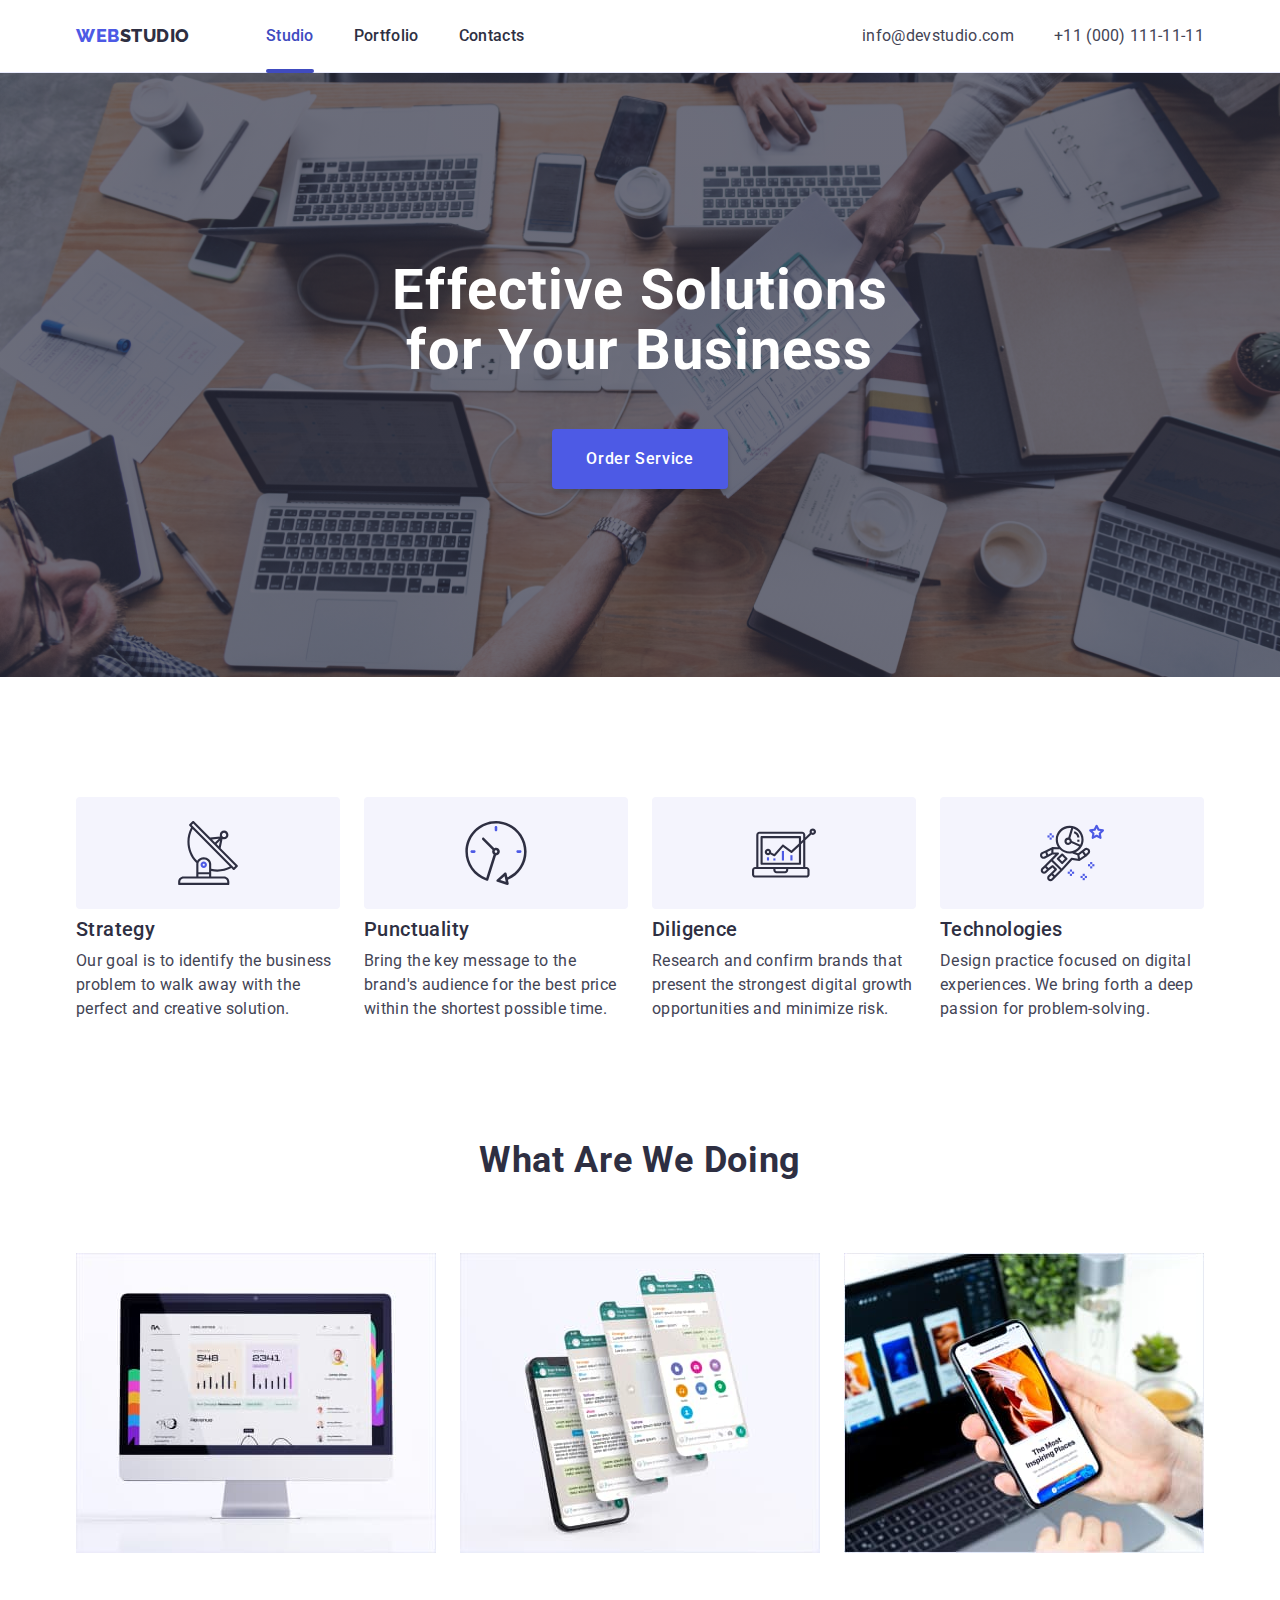
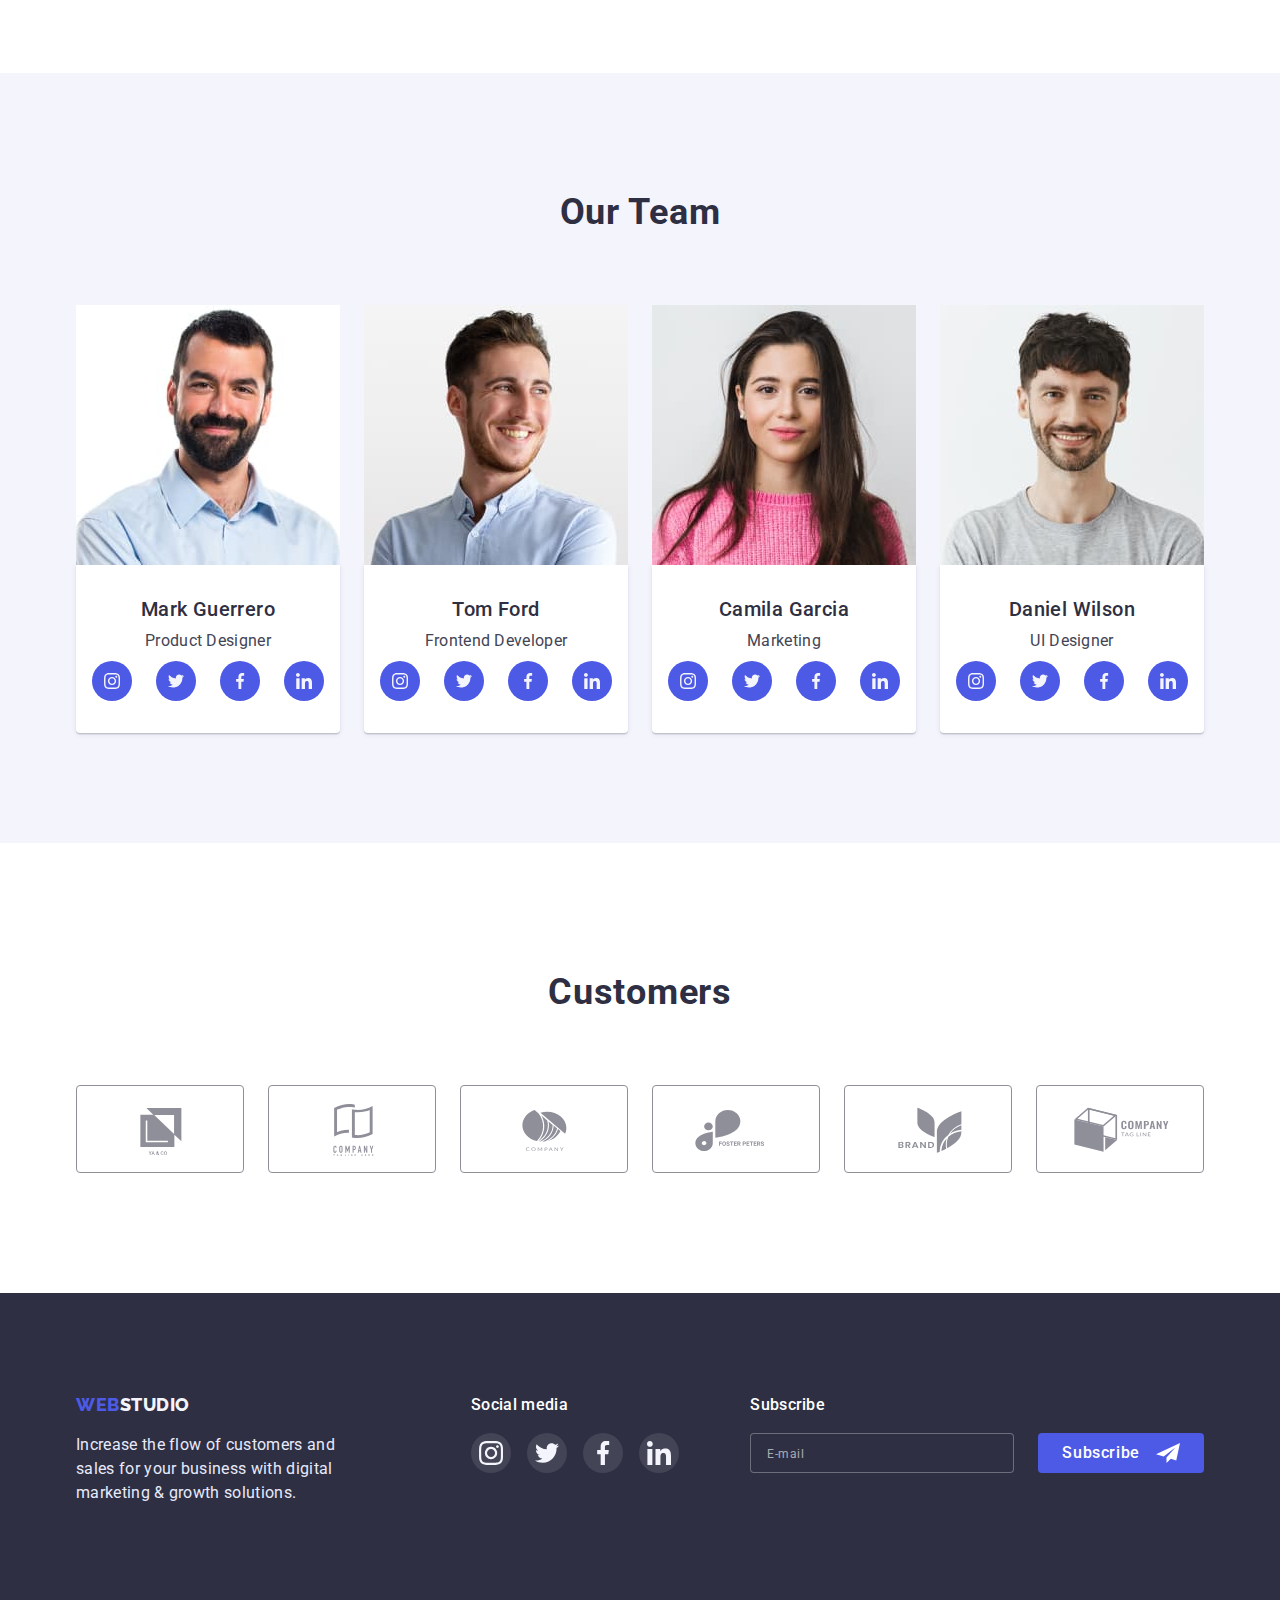
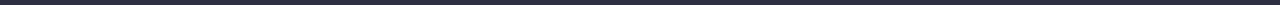
<file: index.html>
<!DOCTYPE html>
<html lang="en">
  <head>
    <meta charset="UTF-8" />
    <meta http-equiv="X-UA-Compatible" content="IE=edge" />
    <meta name="viewport" content="width=device-width, initial-scale=1.0" />
    <title>Document</title>
    <link rel="preconnect" href="https://fonts.googleapis.com" />
    <link rel="preconnect" href="https://fonts.gstatic.com" crossorigin />
    <link
      href="https://fonts.googleapis.com/css2?family=Raleway:wght@800&family=Roboto:wght@400;500;700;900&display=swap"
      rel="stylesheet"
    />
    <link
      rel="stylesheet"
      href="https://cdnjs.cloudflare.com/ajax/libs/modern-normalize/1.1.0/modern-normalize.min.css"
    />
    <link rel="stylesheet" href="./css/styles.css" />
  </head>
  <body>
    <!------------------- HEADER------------------>
    <header class="header">
      <div class="header-container container">
        <nav class="header-navigation">
          <a href="./index.html" class="header-logo link logo"
            ><span class="accent link">Web</span>Studio</a
          >
          <ul class="header-list list">
            <li class="header-item">
              <a href="./index.html" class="header-link link current">Studio</a>
            </li>
            <li class="header-item">
              <a href="./portfolio.html" class="header-link link">Portfolio</a>
            </li>
            <li class="header-item">
              <a href="" class="header-link link">Contacts</a>
            </li>
          </ul>
        </nav>
        <address class="address">
          <ul class="address-list list">
            <li class="address-item">
              <a
                href="mailto:info@devstudio.com"
                class="address-mail link contact-link text"
                >info@devstudio.com</a
              >
            </li>
            <li class="address-item">
              <a
                href="tel:+110001111111"
                class="address-tel link contact-link text"
                >+11 (000) 111-11-11</a
              >
            </li>
          </ul>
        </address>
      </div>
    </header>
    <main>
      <!--------------- HERO ------------->
      <section class="hero section">
        <div class="container">
          <h1 class="hero-title">Effective Solutions for Your Business</h1>
          <button type="button" class="hero-btn btn" data-modal-open>
            Order Service
          </button>
        </div>
      </section>
      <!---------- ABOUT---------->
      <section class="about section">
        <div class="container">
          <h2 class="visually-hidden" hidden>about</h2>
          <ul class="about-list list header-container">
            <li class="about-item">
              <div class="about-list-container">
                <svg class="about-list-icon" width="64" height="64">
                  <use href="./images/icons.svg#icon-antenna"></use>
                </svg>
              </div>
              <h3 class="section-subtitle">Strategy</h3>
              <p class="section-text text">
                Our goal is to identify the business problem to walk away with
                the perfect and creative solution.
              </p>
            </li>
            <li class="about-item">
              <div class="about-list-container">
                <svg class="about-list-icon" width="64" height="64">
                  <use href="./images/icons.svg#icon-clock"></use>
                </svg>
              </div>
              <h3 class="section-subtitle">Punctuality</h3>
              <p class="section-text text">
                Bring the key message to the brand's audience for the best price
                within the shortest possible time.
              </p>
            </li>
            <li class="about-item">
              <div class="about-list-container">
                <svg class="about-list-icon" width="64" height="64">
                  <use href="./images/icons.svg#icon-diagram"></use>
                </svg>
              </div>
              <h3 class="section-subtitle">Diligence</h3>
              <p class="section-text text">
                Research and confirm brands that present the strongest digital
                growth opportunities and minimize risk.
              </p>
            </li>
            <li class="about-item">
              <div class="about-list-container">
                <svg class="about-list-icon" width="64" height="64">
                  <use href="./images/icons.svg#icon-astronaut"></use>
                </svg>
              </div>
              <h3 class="section-subtitle">Technologies</h3>
              <p class="section-text text">
                Design practice focused on digital experiences. We bring forth a
                deep passion for problem-solving.
              </p>
            </li>
          </ul>
        </div>
      </section>
      <!-------- WORK -------->
      <section class="work section">
        <div class="container">
          <h2 class="section-title">What are we doing</h2>
          <ul class="work-list list header-container">
            <li class="work-item">
              <img
                src="./images/main/img1.jpg"
                alt="computer"
                width="360"
                height="300"
              />
            </li>
            <li class="work-item">
              <img
                src="./images/main/img2.jpg"
                alt="phone"
                width="360"
                height="300"
              />
            </li>
            <li class="work-item">
              <img
                src="./images/main/img3.jpg"
                alt="phone"
                width="360"
                height="300"
              />
            </li>
          </ul>
        </div>
      </section>
      <!--------TEAM------------->
      <section class="team section">
        <div class="container">
          <h2 class="section-title">Our Team</h2>
          <ul class="team-list list header-container">
            <li class="team-item">
              <img
                class="team-img"
                src="./images/main/img4.jpg"
                alt="Mark Guerrero"
                width="264"
                height="260"
              />
              <div class="team-content">
                <h3 class="section-subtitle features-subtitle">
                  Mark Guerrero
                </h3>
                <p class="section-text text">Product Designer</p>
                <ul class="social-list list">
                  <li class="social-list-item">
                    <a href="" class="social-list-link">
                      <svg class="social-list-icon" width="16" height="16">
                        <use href="./images/icons.svg#icon-instagram"></use>
                      </svg>
                    </a>
                  </li>
                  <li class="social-list-item">
                    <a href="" class="social-list-link">
                      <svg class="social-list-icon" width="16" height="16">
                        <use href="./images/icons.svg#icon-twitter"></use>
                      </svg>
                    </a>
                  </li>
                  <li class="social-list-item">
                    <a href="" class="social-list-link">
                      <svg class="social-list-icon" width="16" height="16">
                        <use href="./images/icons.svg#icon-facebook"></use>
                      </svg>
                    </a>
                  </li>
                  <li class="social-list-item">
                    <a href="" class="social-list-link">
                      <svg class="social-list-icon" width="16" height="16">
                        <use href="./images/icons.svg#icon-linkedin"></use>
                      </svg>
                    </a>
                  </li>
                </ul>
              </div>
            </li>
            <li class="team-item">
              <img
                class="team-img"
                src="./images/main/img5.jpg"
                alt="Tom Ford"
                width="264"
                height="260"
              />
              <div class="team-content">
                <h3 class="section-subtitle features-subtitle">Tom Ford</h3>
                <p class="section-text text">Frontend Developer</p>
                <ul class="social-list list">
                  <li class="social-list-item">
                    <a href="" class="social-list-link">
                      <svg class="social-list-icon" width="16" height="16">
                        <use href="./images/icons.svg#icon-instagram"></use>
                      </svg>
                    </a>
                  </li>
                  <li class="social-list-item">
                    <a href="" class="social-list-link">
                      <svg class="social-list-icon" width="16" height="16">
                        <use href="./images/icons.svg#icon-twitter"></use>
                      </svg>
                    </a>
                  </li>
                  <li class="social-list-item">
                    <a href="" class="social-list-link">
                      <svg class="social-list-icon" width="16" height="16">
                        <use href="./images/icons.svg#icon-facebook"></use>
                      </svg>
                    </a>
                  </li>
                  <li class="social-list-item">
                    <a href="" class="social-list-link">
                      <svg class="social-list-icon" width="16" height="16">
                        <use href="./images/icons.svg#icon-linkedin"></use>
                      </svg>
                    </a>
                  </li>
                </ul>
              </div>
            </li>
            <li class="team-item">
              <img
                class="team-img"
                src="./images/main/img6.jpg"
                alt="Camila Garcia"
                width="264"
                height="260"
              />
              <div class="team-content">
                <h3 class="section-subtitle features-subtitle">
                  Camila Garcia
                </h3>
                <p class="section-text text">Marketing</p>
                <ul class="social-list list">
                  <li class="social-list-item">
                    <a href="" class="social-list-link">
                      <svg class="social-list-icon" width="16" height="16">
                        <use href="./images/icons.svg#icon-instagram"></use>
                      </svg>
                    </a>
                  </li>
                  <li class="social-list-item">
                    <a href="" class="social-list-link">
                      <svg class="social-list-icon" width="16" height="16">
                        <use href="./images/icons.svg#icon-twitter"></use>
                      </svg>
                    </a>
                  </li>
                  <li class="social-list-item">
                    <a href="" class="social-list-link">
                      <svg class="social-list-icon" width="16" height="16">
                        <use href="./images/icons.svg#icon-facebook"></use>
                      </svg>
                    </a>
                  </li>
                  <li class="social-list-item">
                    <a href="" class="social-list-link">
                      <svg class="social-list-icon" width="16" height="16">
                        <use href="./images/icons.svg#icon-linkedin"></use>
                      </svg>
                    </a>
                  </li>
                </ul>
              </div>
            </li>
            <li class="team-item">
              <img
                class="team-img"
                src="./images/main/img7.jpg"
                alt="Daniel Wilson"
                width="264"
                height="260"
              />
              <div class="team-content">
                <h3 class="section-subtitle features-subtitle">
                  Daniel Wilson
                </h3>
                <p class="section-text text">UI Designer</p>
                <ul class="social-list list">
                  <li class="social-list-item">
                    <a href="" class="social-list-link">
                      <svg class="social-list-icon" width="16" height="16">
                        <use href="./images/icons.svg#icon-instagram"></use>
                      </svg>
                    </a>
                  </li>
                  <li class="social-list-item">
                    <a href="" class="social-list-link">
                      <svg class="social-list-icon" width="16" height="16">
                        <use href="./images/icons.svg#icon-twitter"></use>
                      </svg>
                    </a>
                  </li>
                  <li class="social-list-item">
                    <a href="" class="social-list-link">
                      <svg class="social-list-icon" width="16" height="16">
                        <use href="./images/icons.svg#icon-facebook"></use>
                      </svg>
                    </a>
                  </li>
                  <li class="social-list-item">
                    <a href="" class="social-list-link">
                      <svg class="social-list-icon" width="16" height="16">
                        <use href="./images/icons.svg#icon-linkedin"></use>
                      </svg>
                    </a>
                  </li>
                </ul>
              </div>
            </li>
          </ul>
        </div>
      </section>
      <!---------- CUSTOMERS-------------->
      <section class="customers section">
        <div class="container">
          <h2 class="section-title">Customers</h2>
          <ul class="customers-list list">
            <li class="customers-item">
              <a href="" class="customers-link">
                <svg class="customers-icon">
                  <use href="./images/icons.svg#icon-Logo"></use>
                </svg>
              </a>
            </li>
            <li class="customers-item">
              <a href="" class="customers-link">
                <svg class="customers-icon">
                  <use href="./images/icons.svg#icon-Logo2"></use>
                </svg>
              </a>
            </li>
            <li class="customers-item">
              <a href="" class="customers-link">
                <svg class="customers-icon">
                  <use href="./images/icons.svg#icon-Logo3"></use>
                </svg>
              </a>
            </li>
            <li class="customers-item">
              <a href="" class="customers-link">
                <svg class="customers-icon">
                  <use href="./images/icons.svg#icon-Logo4"></use>
                </svg>
              </a>
            </li>
            <li class="customers-item">
              <a href="" class="customers-link">
                <svg class="customers-icon">
                  <use href="./images/icons.svg#icon-Logo5"></use>
                </svg>
              </a>
            </li>
            <li class="customers-item">
              <a href="" class="customers-link">
                <svg class="customers-icon">
                  <use href="./images/icons.svg#icon-Logo6"></use>
                </svg>
              </a>
            </li>
          </ul>
        </div>
      </section>
    </main>
    <!----------- FOOTER ------------->
    <footer class="footer">
      <div class="footer-container container">
        <div class="footer-logo-wrap">
          <a href="./index.html" class="footer-logo link logo"
            ><span class="accent link">Web</span>Studio</a
          >
          <p class="footer-text text">
            Increase the flow of customers and sales for your business with
            digital marketing &#38; growth solutions.
          </p>
        </div>
        <div class="social-media-wrap">
          <p class="social-media-text text">Social media</p>
          <ul class="social-media-list list">
            <li class="social-media-item">
              <a href="" class="social-media-link">
                <svg class="social-media-icon">
                  <use href="./images/icons.svg#icon-instagram"></use>
                </svg>
              </a>
            </li>
            <li class="social-media-item">
              <a href="" class="social-media-link">
                <svg class="social-media-icon">
                  <use href="./images/icons.svg#icon-twitter"></use>
                </svg>
              </a>
            </li>
            <li class="social-media-item">
              <a href="" class="social-media-link">
                <svg class="social-media-icon">
                  <use href="./images/icons.svg#icon-facebook"></use>
                </svg>
              </a>
            </li>
            <li class="social-media-item">
              <a href="" class="social-media-link">
                <svg class="social-media-icon">
                  <use href="./images/icons.svg#icon-linkedin"></use>
                </svg>
              </a>
            </li>
          </ul>
        </div>
        <div class="subscribe-wrapper">
          <p class="subscribe-text text">Subscribe</p>
          <form class="subscribe-form">
            <input
              type="email"
              name="user_email"
              class="subscribe-input"
              required
              placeholder="E-mail"
            />
            <button type="submit" class="subscribe-btn">
              Subscribe
              <svg class="subscribe-icon" width="24" height="24">
                <use href="./images/icons.svg#icon-Frame"></use>
              </svg>
            </button>
          </form>
        </div>
      </div>
    </footer>
    <!------------MODAL WINDOW-------->
    <div class="backdrop is-hidden" data-modal>
      <div class="modal">
        <button type="button" class="modal-close-btn" data-modal-close>
          <svg class="modal-close-btn-icon" width="8" height="8">
            <use href="./images/icons.svg#icon-close-modal"></use>
          </svg>
        </button>
        <!-------MODAL FORM --------->
        <form class="modal-form">
          <p class="modal-form-text text">
            Leave your contacts and we will call you back
          </p>
          <label class="modal-form-field">
            <span class="modal-form-input-desc modal-form-input-span">
              Name
            </span>
            <span class="modal-form-input-wrapper">
              <input
                type="text"
                name="user_name"
                class="modal-form-input"
                required
                pattern="^[a-zA-Z]+"
                minlength="2"
              />
              <svg class="modal-form-input-icon" width="18" height="18">
                <use href="./images/icons.svg#icon-person"></use>
              </svg>
            </span>
          </label>
          <label class="modal-form-field">
            <span class="modal-form-input-desc"> Phone </span>
            <span class="modal-form-input-wrapper">
              <input
                type="tel"
                name="user_phone"
                class="modal-form-input"
                required
                pattern="[0-9]{3}-[0-9]{3}-[0-9]{2}-[0-9]{2}"
                title="xxx-xxx-xx-xx"
              />
              <svg class="modal-form-input-icon" width="18" height="24">
                <use href="./images/icons.svg#icon-phone"></use>
              </svg>
            </span>
          </label>
          <label class="modal-form-field">
            <span class="modal-form-input-desc"> Email </span>
            <span class="modal-form-input-wrapper">
              <input
                type="email"
                name="user_email"
                class="modal-form-input"
                required
                pattern=""
              />
              <svg class="modal-form-input-icon" width="18" height="24">
                <use href="./images/icons.svg#icon-email"></use>
              </svg>
            </span>
          </label>
          <label class="modal-form-message-field">
            <span class="modal-form-input-desc"> Comment </span>
            <textarea
              name="user_message"
              class="modal-form-message"
              placeholder="Text input"
            ></textarea>
          </label>
          <input
            id="user-policy"
            type="checkbox"
            name="user_policy"
            class="modal-form-check visually-hidden"
          />
          <label for="user-policy" class="modal-form-check-desc">
            <span>
              <svg class="modal-form-check-icon" width="10" height="8">
                <use href="./images/icons.svg#icon-check"></use>
              </svg>
            </span>
            I accept the terms and conditions of the&nbsp;
            <a href="" class="modal-form-check-link">Privacy Policy</a>
          </label>
          <button type="submit" class="modal-form-submit">Send</button>
        </form>
      </div>
    </div>
    <script src="./js/modal.js"></script>
  </body>
</html>
</file>
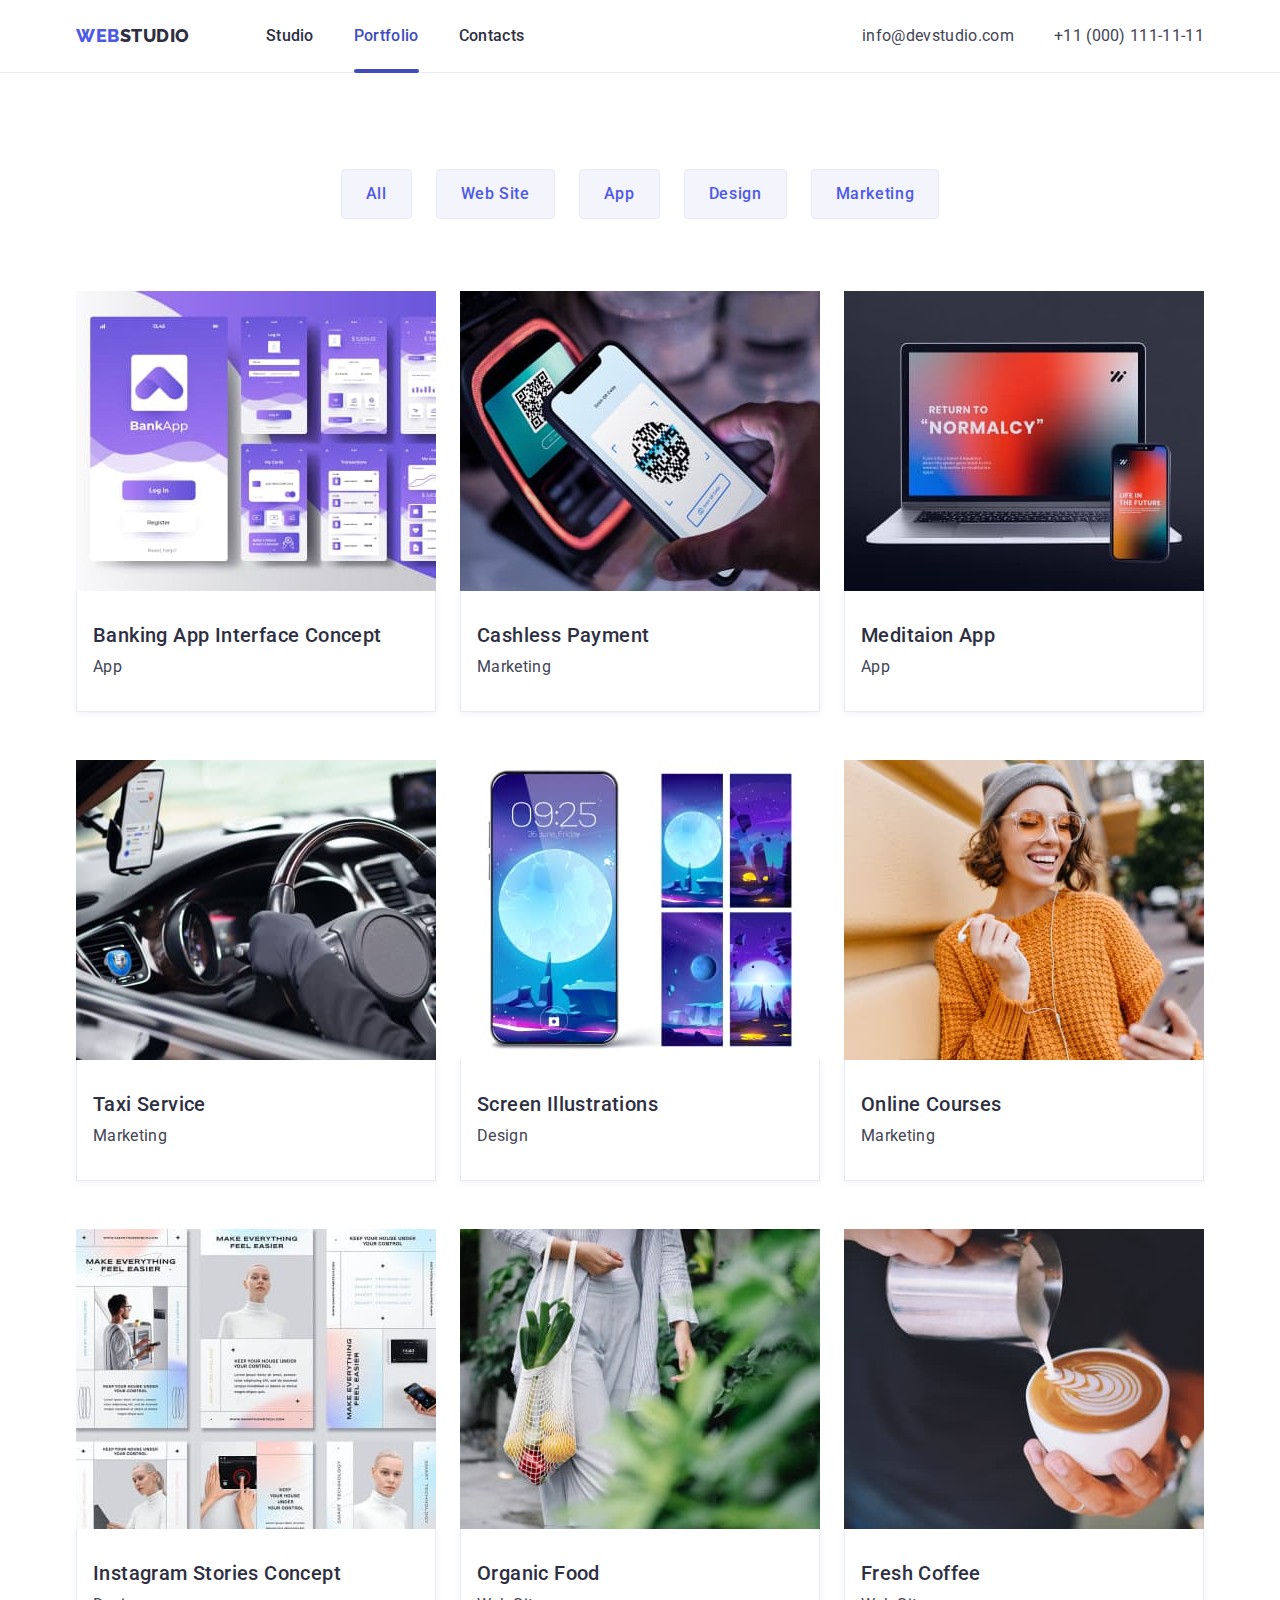
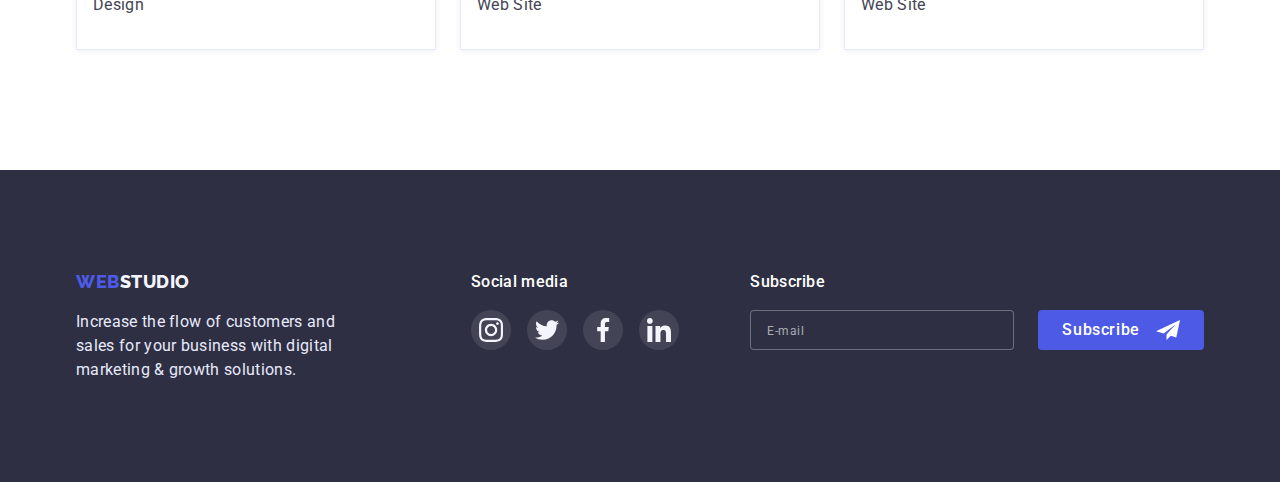
<file: portfolio.html>
<!DOCTYPE html>
<html lang="en">
  <head>
    <meta charset="UTF-8" />
    <meta http-equiv="X-UA-Compatible" content="IE=edge" />
    <meta name="viewport" content="width=device-width, initial-scale=1.0" />
    <title>Document</title>
    <link rel="preconnect" href="https://fonts.googleapis.com" />
    <link rel="preconnect" href="https://fonts.gstatic.com" crossorigin />
    <link
      href="https://fonts.googleapis.com/css2?family=Raleway:wght@800&family=Roboto:wght@400;500;700;900&display=swap"
      rel="stylesheet"
    />
    <link
      rel="stylesheet"
      href="https://cdnjs.cloudflare.com/ajax/libs/modern-normalize/1.1.0/modern-normalize.min.css"
    />
    <link rel="stylesheet" href="./css/styles.css" />
  </head>
  <body>
    <!----------HEADER---------------->
    <header class="header">
      <div class="header-container container">
        <nav class="header-navigation">
          <a href="./index.html" class="header-logo link logo"
            ><span class="accent link">Web</span>Studio</a
          >
          <ul class="header-list list">
            <li class="header-item">
              <a href="./index.html" class="header-link link">Studio</a>
            </li>
            <li class="header-item">
              <a href="./portfolio.html" class="header-link link current"
                >Portfolio</a
              >
            </li>
            <li class="header-item">
              <a href="" class="header-link link">Contacts</a>
            </li>
          </ul>
        </nav>
        <address class="address">
          <ul class="address-list list">
            <li class="address-item">
              <a
                href="mailto:info@devstudio.com"
                class="address-mail link contact-link text"
                >info@devstudio.com</a
              >
            </li>
            <li class="address-item">
              <a
                href="tel:+110001111111"
                class="address-tel link contact-link text"
                >+11 (000) 111-11-11</a
              >
            </li>
          </ul>
        </address>
      </div>
    </header>
    <main>
      <!------------ PORTFOLIO------------>

      <section class="portfolio section">
        <div class="container">
          <h1 class="visually-hidden" hidden>portfolio</h1>
          <ul class="portfolio-list list">
            <li class="portfolio-item">
              <button type="button" class="portfolio-btn btn">All</button>
            </li>
            <li class="portfolio-item">
              <button type="button" class="portfolio-btn btn">Web Site</button>
            </li>
            <li class="portfolio-item">
              <button type="button" class="portfolio-btn btn">App</button>
            </li>
            <li class="portfolio-item">
              <button type="button" class="portfolio-btn btn">Design</button>
            </li>
            <li class="portfolio-item">
              <button type="button" class="portfolio-btn btn">Marketing</button>
            </li>
          </ul>
          <ul class="second-list list">
            <li class="second-item">
              <a class="second-link link overlay-link" href="">
                <div class="second-list-img-wrap">
                  <img
                    src="./images/portfolio/img1.jpg"
                    alt="BankApp"
                    width="360"
                    height="300"
                  />
                  <p class="overlay text">
                    14 Stylish and User-Friendly App Design Concepts · Task
                    Manager App · Calorie Tracker App · Exotic Fruit Ecommerce
                    App · Cloud Storage App
                  </p>
                </div>
                <div class="portfolio-content">
                  <h2 class="section-subtitle">
                    Banking App Interface Concept
                  </h2>
                  <p class="section-text text">App</p>
                </div>
              </a>
            </li>
            <li class="second-item">
              <a class="second-link link overlay-link" href="">
                <div class="second-list-img-wrap">
                  <img
                    src="./images/portfolio/img2.jpg"
                    alt="phone"
                    width="360"
                    height="300"
                  />
                  <p class="overlay text">
                    14 Stylish and User-Friendly App Design Concepts · Task
                    Manager App · Calorie Tracker App · Exotic Fruit Ecommerce
                    App · Cloud Storage App
                  </p>
                </div>
                <div class="portfolio-content">
                  <h2 class="section-subtitle">Cashless Payment</h2>
                  <p class="section-text text">Marketing</p>
                </div>
              </a>
            </li>
            <li class="second-item">
              <a class="second-link link overlay-link" href="">
                <div class="second-list-img-wrap">
                  <img
                    src="./images/portfolio/img3.jpg"
                    alt="computer"
                    width="360"
                    height="300"
                  />
                  <p class="overlay text">
                    14 Stylish and User-Friendly App Design Concepts · Task
                    Manager App · Calorie Tracker App · Exotic Fruit Ecommerce
                    App · Cloud Storage App
                  </p>
                </div>
                <div class="portfolio-content">
                  <h2 class="section-subtitle">Meditaion App</h2>
                  <p class="section-text text">App</p>
                </div>
              </a>
            </li>
            <li class="second-item">
              <a class="second-link link overlay-link" href="">
                <div class="second-list-img-wrap">
                  <img
                    src="./images/portfolio/img4.jpg"
                    alt="Taxi"
                    width="360"
                    height="300"
                  />
                  <p class="overlay text">
                    14 Stylish and User-Friendly App Design Concepts · Task
                    Manager App · Calorie Tracker App · Exotic Fruit Ecommerce
                    App · Cloud Storage App
                  </p>
                </div>
                <div class="portfolio-content">
                  <h2 class="section-subtitle">Taxi Service</h2>
                  <p class="section-text text">Marketing</p>
                </div>
              </a>
            </li>
            <li class="second-item">
              <a class="second-link link overlay-link" href="">
                <div class="second-list-img-wrap">
                  <img
                    src="./images/portfolio/img5.jpg"
                    alt="Screen"
                    width="360"
                    height="300"
                  />
                  <p class="overlay text">
                    14 Stylish and User-Friendly App Design Concepts · Task
                    Manager App · Calorie Tracker App · Exotic Fruit Ecommerce
                    App · Cloud Storage App
                  </p>
                </div>
                <div class="portfolio-content">
                  <h2 class="section-subtitle">Screen Illustrations</h2>
                  <p class="section-text text">Design</p>
                </div>
              </a>
            </li>
            <li class="second-item">
              <a class="second-link link overlay-link" href="">
                <div class="second-list-img-wrap">
                  <img
                    src="./images/portfolio/img6.jpg"
                    alt="woman"
                    width="360"
                    height="300"
                  />
                  <p class="overlay text">
                    14 Stylish and User-Friendly App Design Concepts · Task
                    Manager App · Calorie Tracker App · Exotic Fruit Ecommerce
                    App · Cloud Storage App
                  </p>
                </div>
                <div class="portfolio-content">
                  <h2 class="section-subtitle">Online Courses</h2>
                  <p class="section-text text">Marketing</p>
                </div>
              </a>
            </li>
            <li class="second-item">
              <a class="second-link link overlay-link" href="">
                <div class="second-list-img-wrap">
                  <img
                    src="./images/portfolio/img7.jpg"
                    alt="Stories"
                    width="360"
                    height="300"
                  />
                  <p class="overlay text">
                    14 Stylish and User-Friendly App Design Concepts · Task
                    Manager App · Calorie Tracker App · Exotic Fruit Ecommerce
                    App · Cloud Storage App
                  </p>
                </div>
                <div class="portfolio-content">
                  <h2 class="section-subtitle">Instagram Stories Concept</h2>
                  <p class="section-text text">Design</p>
                </div>
              </a>
            </li>
            <li class="second-item">
              <a class="second-link link overlay-link" href="">
                <div class="second-list-img-wrap">
                  <img
                    src="./images/portfolio/img8.jpg"
                    alt="Food"
                    width="360"
                    height="300"
                  />
                  <p class="overlay text">
                    14 Stylish and User-Friendly App Design Concepts · Task
                    Manager App · Calorie Tracker App · Exotic Fruit Ecommerce
                    App · Cloud Storage App
                  </p>
                </div>
                <div class="portfolio-content">
                  <h2 class="section-subtitle">Organic Food</h2>
                  <p class="section-text text">Web Site</p>
                </div>
              </a>
            </li>
            <li class="second-item">
              <a class="second-link link overlay-link" href="">
                <div class="second-list-img-wrap">
                  <img
                    src="./images/portfolio/img9.jpg"
                    alt="Coffee"
                    width="360"
                    height="300"
                  />
                  <p class="overlay text">
                    14 Stylish and User-Friendly App Design Concepts · Task
                    Manager App · Calorie Tracker App · Exotic Fruit Ecommerce
                    App · Cloud Storage App
                  </p>
                </div>
                <div class="portfolio-content">
                  <h2 class="section-subtitle">Fresh Coffee</h2>
                  <p class="section-text text">Web Site</p>
                </div>
              </a>
            </li>
          </ul>
        </div>
      </section>
    </main>
    <!--------- FOOTER -------->
    <footer class="footer">
      <div class="footer-container container">
        <div class="footer-logo-wrap">
          <a href="./index.html" class="footer-logo link logo"
            ><span class="accent link">Web</span>Studio</a
          >
          <p class="footer-text text">
            Increase the flow of customers and sales for your business with
            digital marketing &#38; growth solutions.
          </p>
        </div>
        <div class="social-media-wrap">
          <p class="social-media-text text">Social media</p>
          <ul class="social-media-list list">
            <li class="social-media-item">
              <a href="" class="social-media-link">
                <svg class="social-media-icon">
                  <use href="./images/icons.svg#icon-instagram"></use>
                </svg>
              </a>
            </li>
            <li class="social-media-item">
              <a href="" class="social-media-link">
                <svg class="social-media-icon">
                  <use href="./images/icons.svg#icon-twitter"></use>
                </svg>
              </a>
            </li>
            <li class="social-media-item">
              <a href="" class="social-media-link">
                <svg class="social-media-icon">
                  <use href="./images/icons.svg#icon-facebook"></use>
                </svg>
              </a>
            </li>
            <li class="social-media-item">
              <a href="" class="social-media-link">
                <svg class="social-media-icon">
                  <use href="./images/icons.svg#icon-linkedin"></use>
                </svg>
              </a>
            </li>
          </ul>
        </div>
        <div class="subscribe-wrapper">
          <p class="subscribe-text text">Subscribe</p>
          <form class="subscribe-form">
            <input
              type="email"
              name="user_email"
              class="subscribe-input"
              required
              placeholder="E-mail"
            />
            <button type="submit" class="subscribe-btn">
              Subscribe
              <svg class="subscribe-icon" width="24" height="24">
                <use href="./images/icons.svg#icon-Frame"></use>
              </svg>
            </button>
          </form>
        </div>
      </div>
    </footer>
    <!-- <footer class="footer">
      <div class="container">
        <a href="./index.html" class="footer-logo link logo"
          ><span class="accent link">Web</span>Studio</a
        >
        <p class="footer-text text">
          Increase the flow of customers and sales for your business with
          digital marketing &#38; growth solutions.
        </p>
      </div>
    </footer> -->
  </body>
</html>
</file>
<file: css/styles.css>
:root {
  --main-color: #404bbf;
  --second-color: #434455;
  --accent-color: #2e2f42;
  --title-color: #ffffff;
  --typical-lh: 1.5;
  --primery-font: "Roboto", sans-serif;
  --secondary-font: "Raleway", sans-serif;
  --style-transition: 250ms cubic-bezier(0.4, 0, 0.2, 1);
}

h1,
h2,
h3,
h4,
p {
  margin-top: 0;
  margin-bottom: 0;
}

ul,
ol {
  margin-top: 0;
  margin-bottom: 0;
  padding-left: 0;
}

img {
  display: block;
  max-width: 100%;
  height: auto;
}

button {
  cursor: pointer;
}
body {
  font-family: var(--primery-font);
  color: var(--accent-color);
  background-color: #ffffff;
  font-size: 16px;
}

.list {
  list-style: none;
}

.link {
  text-decoration: none;
}

.container {
  width: 1158px;
  margin-left: auto;
  margin-right: auto;
  padding-left: 15px;
  padding-right: 15px;
}

.visually-hidden {
  position: absolute;
  width: 1px;
  height: 1px;
  margin: -1px;
  border: 0;
  padding: 0;
  white-space: nowrap;
  clip-path: inset(100%);
  clip: rect(0 0 0 0);
  overflow: hidden;
}

.logo {
  font-family: var(--secondary-font);
  font-weight: 800;
  font-size: 18px;
  line-height: 1.33;
  display: block;
  letter-spacing: 0.03em;
  text-transform: uppercase;
}

.text {
  line-height: var(--typical-lh);
  letter-spacing: 0.02em;
}

.section {
  padding-top: 120px;
  padding-bottom: 120px;
}

.section-subtitle {
  font-weight: 500;
  font-size: 20px;
  line-height: 1.2;
  letter-spacing: 0.02em;
  color: var(--accent-color);
}

.section-text {
  color: var(--second-color);
  margin-top: 8px;
}

.section-title {
  font-size: 36px;
  line-height: 1.11;
  text-align: center;
  letter-spacing: 0.02em;
  text-transform: capitalize;
  margin-bottom: 72px;
  color: var(--accent-color);
}

.btn {
  font-family: inherit;
  font-weight: 500;
  font-size: 16px;
  line-height: var(--typical-lh);
  display: flex;
  align-items: center;
  text-align: center;
  letter-spacing: 0.04em;
  border-radius: 4px;
  align-content: center;
}

/* ----------HEADER------------- */
.header {
  padding-top: 24px;
  padding-bottom: 24px;
  border-bottom: 1px solid #e7e9fc;
}

.header-container {
  display: flex;
  align-items: center;
}

.header-navigation {
  display: flex;
  align-items: center;
}
.header-list {
  display: flex;
  align-items: center;
  gap: 40px;
}

.header-logo {
  color: var(--accent-color);
  margin-right: 76px;
}
.accent {
  color: #4d5ae5;
}

.header-link {
  font-weight: 500;
  line-height: 1.5;
  letter-spacing: 0.02em;
  color: var(--accent-color);
  transition: color var(--style-transition);
}

.header-link:hover,
.header-link:focus {
  color: var(--main-color);
}

.current {
  color: var(--main-color);
  position: relative;
}

.current::after {
  position: absolute;
  content: "";
  display: block;
  width: 100%;
  height: 4px;
  top: 43px;
  background-color: var(--main-color);
  border-radius: 2px;
}

.header-item {
}

.address {
  margin-left: auto;
}

.address-list {
  display: flex;
  align-items: center;
  gap: 40px;
}

.address-mail {
}

.contact-link {
  font-style: normal;
  color: var(--second-color);
  transition: color var(--style-transition);
}

.contact-link:hover,
.contact-link:focus {
  color: var(--main-color);
}
/*----------------- HERO --------------*/
.hero {
  background-color: #2e2f42;
  padding-top: 188px;
  padding-bottom: 188px;
  background-image: linear-gradient(
      rgba(46, 47, 66, 0.7),
      rgba(46, 47, 66, 0.7)
    ),
    url(../images/hero/bg.jpg);
  background-size: cover;
  max-width: 1440px;
  margin: 0 auto;
  background-repeat: no-repeat;
}
.hero-title {
  font-size: 56px;
  line-height: 1.07;
  text-align: center;
  letter-spacing: 0.02em;
  max-width: 496px;
  margin: 0 auto 48px;
  color: var(--title-color);
}

.hero-btn {
  box-shadow: 0px 4px 4px rgba(0, 0, 0, 0.15);
  border-color: transparent;
  color: var(--title-color);
  margin: 0 auto;
  padding: 16px 32px;
  background: #4d5ae5;
  transition: background-color var(--style-transition);
}

.hero-btn:hover,
.hero-btn:focus {
  background-color: var(--main-color);
}

/* ------------ABOUT----------- */

/* .about-item:not(:last-child) {
  margin-right: 24px; */
.about-list {
  flex-wrap: wrap;
  column-gap: 24px;
}

.about-item {
  flex-basis: calc((100% - 72px) / 4);
}

.about-list-container {
  width: 264px;
  height: 112px;
  background-color: #f4f4fd;
  border-radius: 4px;
  display: flex;
  justify-content: center;
  align-items: center;
  margin-bottom: 8px;
}

/* ----------WORK--------- */
.work {
  padding-top: 0;
}
.work-list {
  flex-wrap: wrap;
  column-gap: 24px;
}
.work-item {
  flex-basis: calc((100% - 48px) / 3);
}
/* .work-item:not(:nth-child(3n)) {
  margin-right: 24px;
} */

/* ---------TEAM--------- */
.team {
  background-color: #f4f4fd;
  padding-bottom: 110px;
}
.team-list {
  flex-wrap: wrap;
  column-gap: 24px;
}
.team-item {
  flex-basis: calc((100% - 72px) / 4);
}
/* .team-item:not(:nth-child(4n)) {
  margin-right: 24px;
} */

.team-subtitle {
  margin-bottom: 8px;
}

.team-content {
  background: #ffffff;
  box-shadow: 0px 1px 6px rgba(46, 47, 66, 0.08),
    0px 1px 1px rgba(46, 47, 66, 0.16), 0px 2px 1px rgba(46, 47, 66, 0.08);
  border-radius: 0px 0px 4px 4px;
  padding: 32px 0px;
  text-align: center;
}

.social-list-link {
  display: flex;
  justify-content: center;
  align-items: center;
  width: 40px;
  height: 40px;
  border-radius: 50%;
  background-color: #4d5ae5;
  transition: background-color var(--style-transition);
}

.social-list-link:hover,
.social-list-link:focus {
  background-color: var(--main-color);
}

.social-list {
  display: flex;
  justify-content: center;
  gap: 24px;
  margin-top: 8px;
}

.social-list-icon {
  fill: #f4f4fd;
}
/* --------COSTUMERS-------- */

.customers {
  padding-top: 130px;
}
.customers-list {
  display: flex;
  justify-content: center;
  gap: 24px;
}

.customers-item {
}
.customers-link {
  width: 168px;
  height: 88px;
  border: 1px solid #8e8f99;
  border-radius: 4px;
  display: flex;
  justify-content: center;
  align-items: center;
  transition: border-color var(--style-transition);
}

.customers-icon {
  width: 104px;
  height: 56px;
  fill: #8e8f99;
  transition: fill var(--style-transition);
}

.customers-link:hover,
.customers-link:focus {
  border-color: var(--main-color);
}

.customers-link:hover .customers-icon,
.customers-link:focus .customers-icon {
  fill: var(--main-color);
}

/*--------- FOOTER-------- */
.footer {
  background-color: #2e2f42;
  padding-top: 100px;
  padding-bottom: 100px;
}

.footer-container {
  display: flex;
}

.footer-logo-wrap {
  margin-right: 120px;
}

.footer-logo {
  color: #f4f4fd;
  margin-bottom: 16px;
}
.accent {
  color: #4d5ae5;
}
.footer-text {
  color: #e7e9fc;
  align-items: center;
  max-width: 275px;
}

.social-media-wrap {
}

.social-media-text {
  font-weight: 500;
  color: var(--title-color);
  margin-bottom: 16px;
}

.social-media-list {
  display: flex;
  gap: 16px;
}
.social-media-item {
}
.social-media-link {
  display: flex;
  justify-content: center;
  align-items: center;
  width: 40px;
  height: 40px;
  border-radius: 50%;
  background-color: rgba(255, 255, 255, 0.1);
  transition: background-color var(--style-transition);
}

.social-media-link:hover,
.social-media-link:focus {
  background-color: #31d0aa;
}
.social-media-icon {
  width: 24px;
  height: 24px;
  fill: #f4f4fd;
}

.subscribe-wrapper {
  margin-left: auto;
}

.subscribe-form {
  display: flex;
  align-items: center;
  gap: 24px;
}

.subscribe-text {
  font-weight: 500;
  font-size: 16px;
  color: var(--title-color);
  margin-bottom: 16px;
}

.subscribe-input {
  width: 264px;
  height: 40px;
  border: 1px solid rgba(255, 255, 255, 0.3);
  border-radius: 4px;
  background-color: #2e2f42;
  padding-left: 16px;
  transition: border-color var(--style-transition);
  color: var(--title-color);
}

.subscribe-input:focus {
  outline: none;
  border-color: #4d5ae5;
}

.subscribe-input::placeholder {
  font-weight: 400;
  font-size: 12px;
  line-height: 2;
  letter-spacing: 0.04em;
  color: rgba(255, 255, 255, 0.6);
}
.subscribe-btn {
  background-color: #4d5ae5;
  border-radius: 4px;
  border: none;
  display: flex;
  justify-content: center;
  align-items: center;
  padding: 8px 24px;
  gap: 16px;

  font-weight: 500;
  font-size: 16px;
  line-height: 1.5;
  letter-spacing: 0.04em;
  color: var(--title-color);
  transition: background-color var(--style-transition);
}

.subscribe-btn:hover,
.subscribe-btn:focus {
  background-color: var(--main-color);
}

/*-----------PORTFOLIO ---------------*/

.portfolio {
  padding-top: 96px;
}

.portfolio-btn {
  color: #4d5ae5;
  background: #f4f4fd;
  padding: 12px 24px;
  border: 1px solid #e7e9fc;
  transition: color var(--style-transition),
    background-color var(--style-transition), border var(--style-transition),
    box-shadow var(--style-transition);
}

.portfolio-btn:hover,
.portfolio-btn:focus {
  color: var(--title-color);
  background-color: var(--main-color);
  border: 1px solid #404bbf;
  box-shadow: 0px 3px 1px rgba(0, 0, 0, 0.1), 0px 2px 1px rgba(0, 0, 0, 0.08),
    0px 2px 2px rgba(0, 0, 0, 0.12);
}
.portfolio-list {
  display: flex;
  justify-content: center;
  gap: 24px;
  margin-bottom: 72px;
}
.second-list {
  display: flex;
  flex-wrap: wrap;
  column-gap: 24px;
  row-gap: 48px;
}

.portfolio-content {
  transition: border var(--style-transition), box-shadow var(--style-transition);
}

.second-link:hover .portfolio-content,
.second-link:focus .portfolio-content {
  border: 0.5px solid #f4f4fd;
  border-top: none;
  box-shadow: 0px 1px 6px rgba(46, 47, 66, 0.08),
    0px 1px 1px rgba(46, 47, 66, 0.16), 0px 2px 1px rgba(46, 47, 66, 0.08);
}
.second-item {
  flex-basis: calc((100% - 48px) / 3);
}

.second-list-img-wrap {
  position: relative;
  overflow: hidden;
}

.overlay {
  position: absolute;
  left: 0;
  top: 0;
  width: 100%;
  height: 100%;
  transform: translate(0, 100%);
  transition: transform var(--style-transition);
  background-color: #4d5ae5;
  color: #f4f4fd;
  padding: 40px 32px;
}

.overlay-link:hover .overlay,
.overlay-link:focus .overlay {
  transform: translate(0, 0);
}

.portfolio-content {
  padding: 32px 16px;
  border: 1px solid #e7e9fc;
  border-top: none;
  background: var(--title-color);
  box-shadow: 0px 1px 6px rgba(46, 47, 66, 0.08);
}

/*----------- MODAL WINDOW -----------*/
.backdrop {
  position: fixed;
  z-index: 100;
  top: 0;
  left: 0;
  width: 100%;
  height: 100%;
  background-color: rgba(46, 47, 66, 0.4);
  transition: opacity var(--style-transition),
    visibility var(--style-transition);
}

.backdrop.is-hidden {
  opacity: 0;
  visibility: hidden;
  pointer-events: none;
}

.modal {
  position: absolute;
  top: 50%;
  left: 50%;
  transform: translate(-50%, -50%);
  width: 408px;
  height: 584px;
  background-color: #fcfcfc;
  box-shadow: 0px 1px 1px rgba(0, 0, 0, 0.14), 0px 1px 3px rgba(0, 0, 0, 0.12),
    0px 2px 1px rgba(0, 0, 0, 0.2);
  border-radius: 4px;
  padding: 72px 24px 24px 24px;
}

.modal-close-btn {
  position: absolute;
  top: 24px;
  right: 24px;
  display: flex;
  justify-content: center;
  align-items: center;
  width: 24px;
  height: 24px;
  background: #e7e9fc;
  border: 1px solid rgba(0, 0, 0, 0.1);
  border-radius: 50%;
  padding: 0;
  transition: background-color var(--style-transition),
    border-color var(--style-transition);
}
.modal-close-btn-icon {
  transition: fill var(--style-transition);
}

.modal-close-btn:hover,
.modal-close-btn:focus {
  background-color: var(--main-color);
  border-color: var(--main-color);
}

.modal-close-btn:hover .modal-close-btn-icon,
.modal-close-btn:focus .modal-close-btn-icon {
  fill: var(--title-color);
}

/*---------- MODAL FORM -----------*/
.modal-form {
  display: flex;
  flex-direction: column;
}

.modal-form-text {
  font-weight: 500;
  color: #2e2f42;
  margin-bottom: 14px;
  text-align: center;
}

.modal-form-field {
  margin-bottom: 8px;
}

.modal-form-input {
  width: 100%;
  height: 40px;
  border: 1px solid rgba(33, 33, 33, 0.2);
  border-radius: 4px;
  padding-left: 38px;
  transition: border-color var(--style-transition);
}

.modal-form-input:focus {
  outline: none;
  border-color: #4d5ae5;
}

.modal-form-input-desc {
  display: block;
  font-size: 12px;
  line-height: 1.2;
  letter-spacing: 0.01em;
  margin-bottom: 4px;
  font-weight: 400;
  color: #8e8f99;
}

.modal-form-input-span {
  line-height: 1.33;
  letter-spacing: 0.04em;
}

.modal-form-input-wrapper {
  display: block;
  position: relative;
}

.modal-form-input-icon {
  position: absolute;
  top: 50%;
  left: 16px;
  transform: translateY(-50%);
  display: block;
  fill: #2e2f42;
  transition: fill var(--style-transition);
}

.modal-form-input:focus + .modal-form-input-icon {
  fill: #4d5ae5;
}

.modal-form-message {
  display: block;
  resize: none;
  width: 100%;
  height: 120px;
  padding: 8px 16px;
  border: 1px solid rgba(33, 33, 33, 0.2);
  border-radius: 4px;
  transition: border-color var(--style-transition);
}

.modal-form-message::placeholder {
  font-size: 12px;
  line-height: 1.33;
  letter-spacing: 0.04em;
  color: rgba(117, 117, 117, 0.5);
}

.modal-form-message:focus {
  outline: none;
  border-color: #4d5ae5;
}

.modal-form-message-field {
  margin-bottom: 16px;
}

.modal-form-check-desc {
  display: flex;
  align-items: center;
  font-size: 12px;
  line-height: 1.33;
  letter-spacing: 0.04em;
  color: #757575;
  margin-bottom: 24px;
}

.modal-form-check-desc span {
  display: flex;
  align-items: center;
  justify-content: center;
  width: 16px;
  height: 16px;
  border: 1.25px solid #2e2f42;
  border-radius: 2px;
  cursor: pointer;
  transition: background-color var(--style-transition),
    border var(--style-transition), fill var(--style-transition);
  fill: transparent;
  margin-right: 8px;
}

.modal-form-check:checked + .modal-form-check-desc span {
  background-color: var(--main-color);
  border: none;
  fill: #f4f4fd;
}

.modal-form-check:focus + .modal-form-check-desc span {
  outline: 1.25px solid var(--main-color);
}

.modal-form-check-link {
  color: #4d5ae5;
}

.modal-form-submit {
  background-color: #4d5ae5;
  border-radius: 4px;
  box-shadow: 0px 4px 4px rgba(0, 0, 0, 0.15);
  border: none;
  align-self: center;
  padding: 16px 32px;
  width: 169px;

  font-weight: 500;
  font-size: 16px;
  line-height: 1.5;
  letter-spacing: 0.04em;
  color: var(--title-color);
  transition: background-color var(--style-transition);
}

.modal-form-submit:hover,
.modal-form-submit:focus {
  background-color: var(--main-color);
}
</file>
